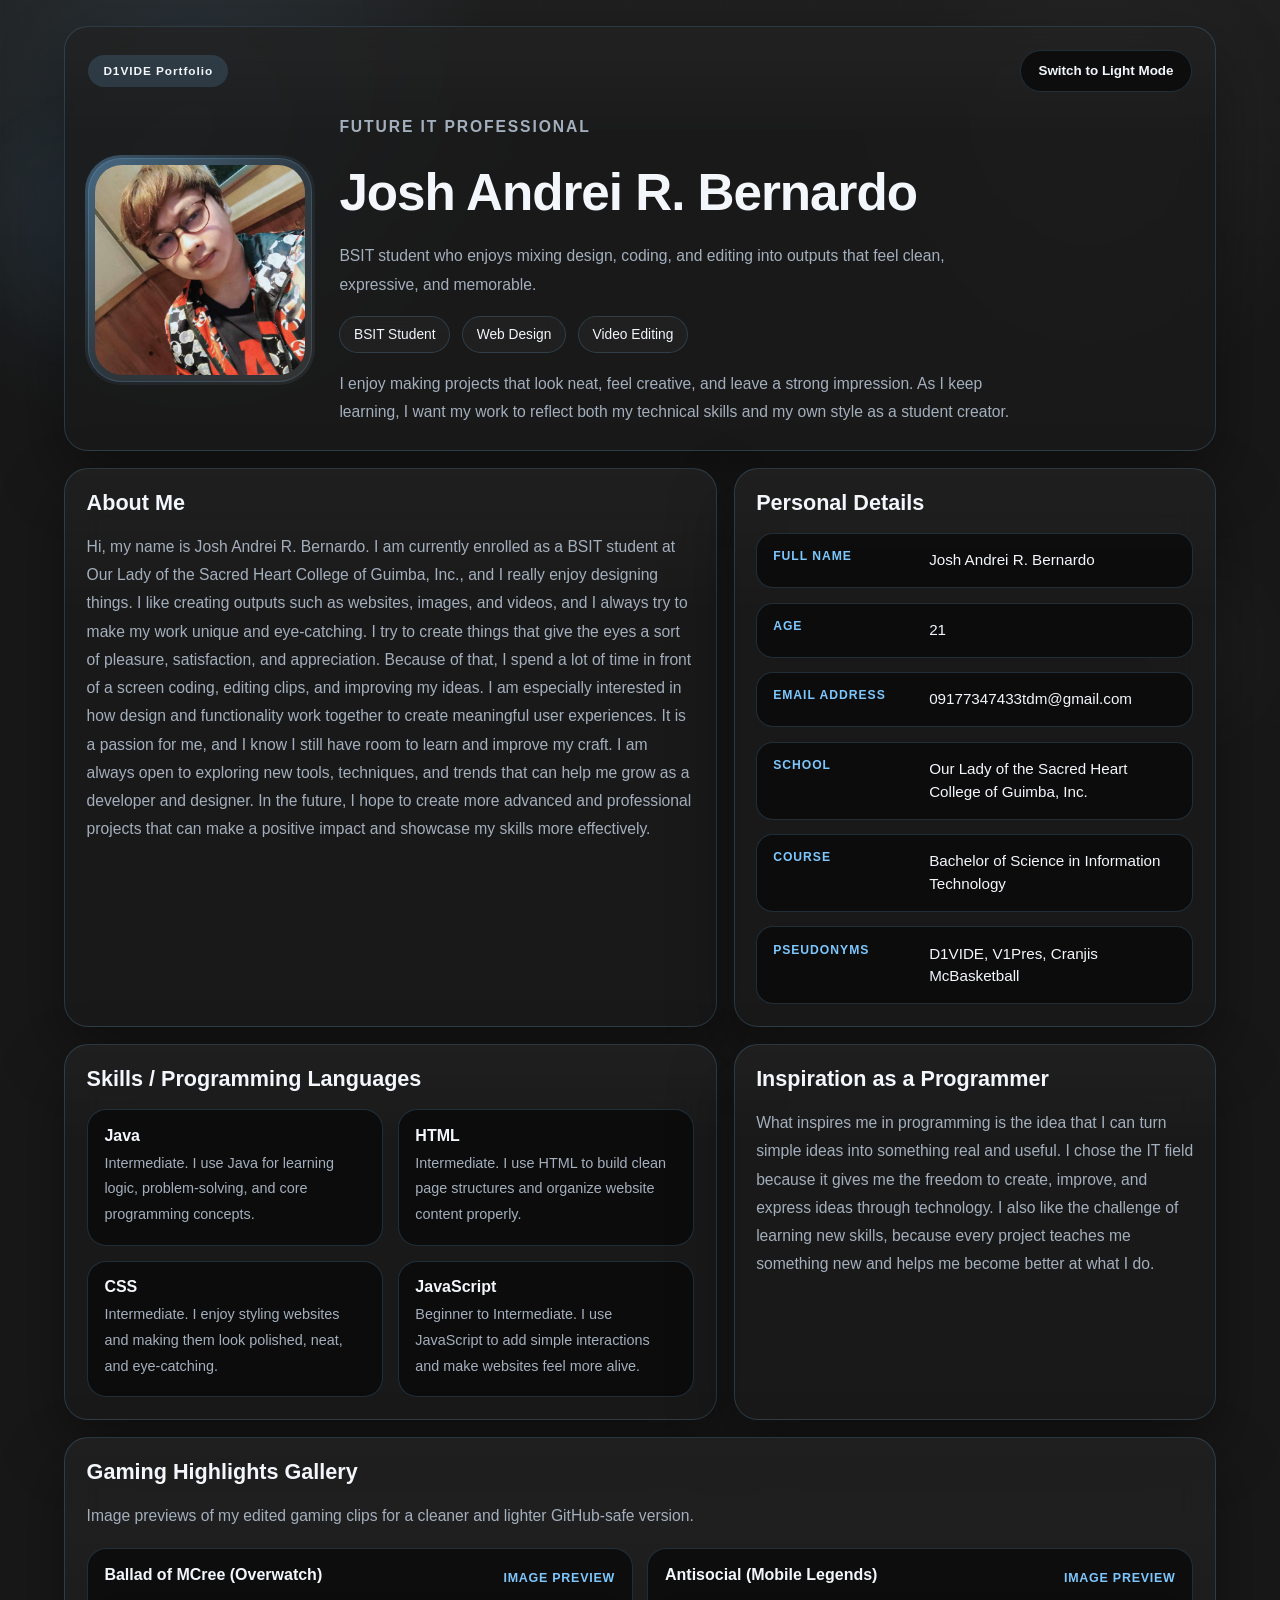
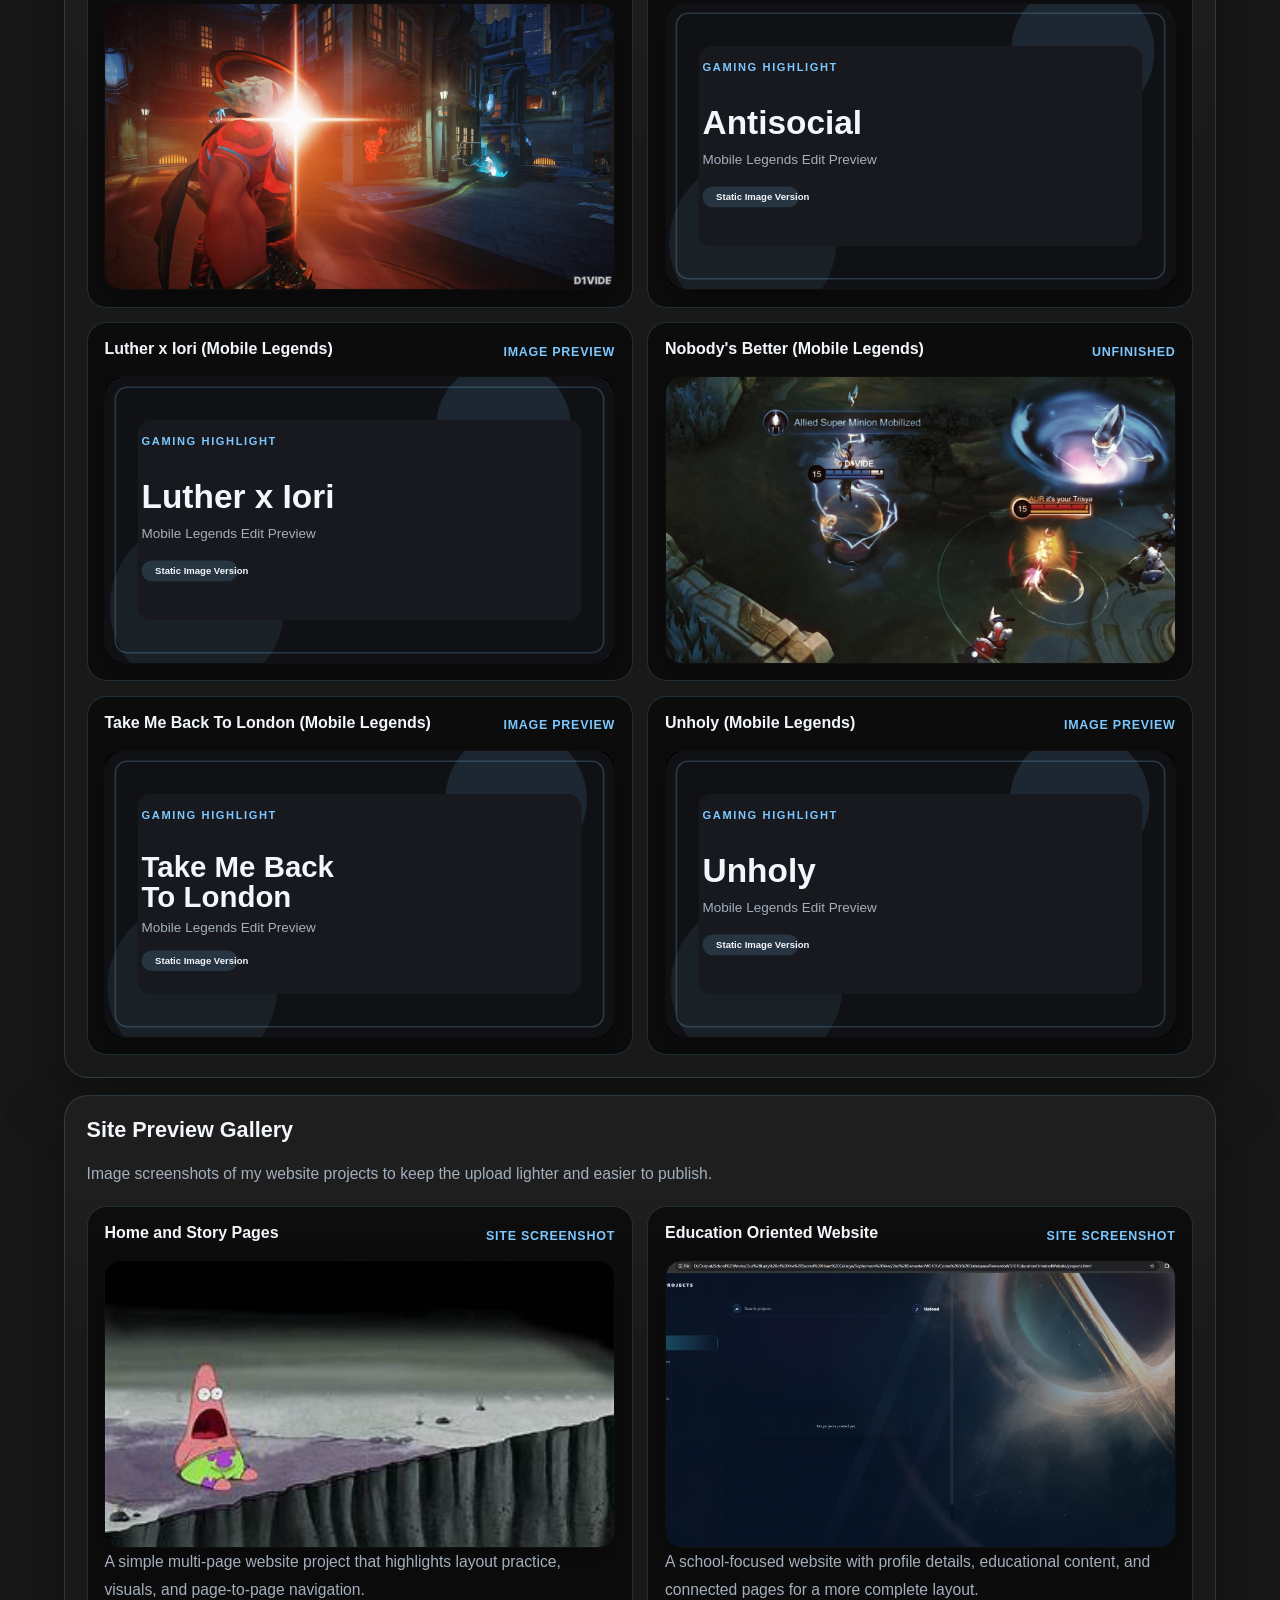
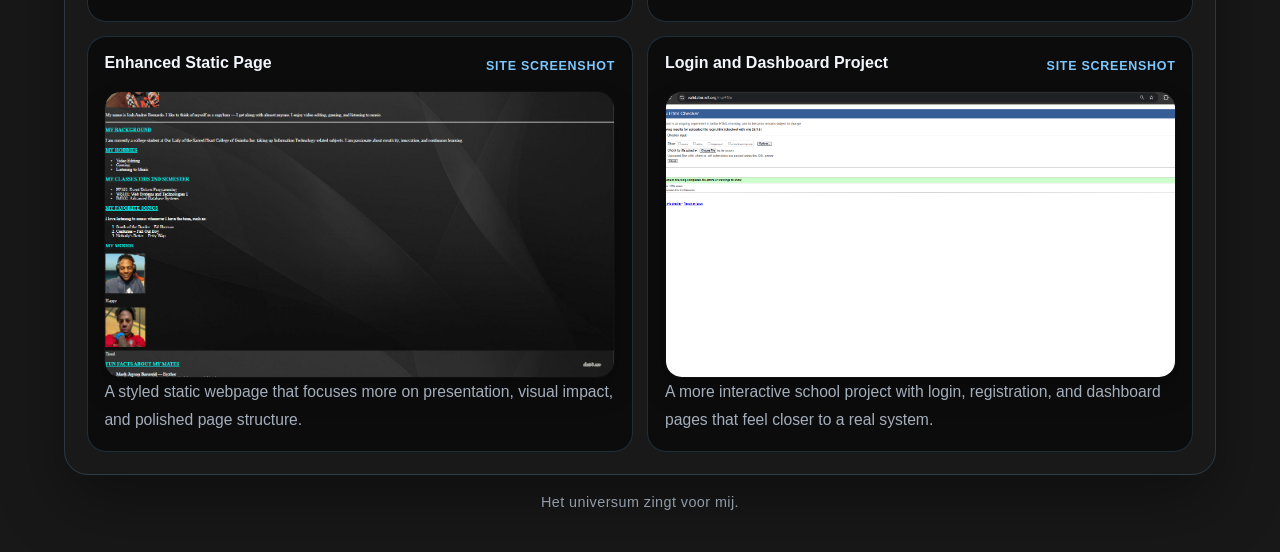
<file: github-safe-portfolio/index.html>
<!DOCTYPE html>
<html lang="en">
<head>
    <meta charset="UTF-8">
    <meta name="viewport" content="width=device-width, initial-scale=1.0">
    <title>D1VIDE Portfolio</title>
    <link rel="stylesheet" href="style.css">
</head>
<body data-theme="dark">
    <div class="background-orb orb-left"></div>
    <div class="background-orb orb-right"></div>
    <div class="background-grid"></div>

    <div class="page-shell">
        <header class="hero card reveal">
            <div class="hero-top">
                <span class="mode-tag">D1VIDE Portfolio</span>
                <button class="theme-toggle" id="themeToggle" type="button" aria-label="Switch color mode">Switch to Light Mode</button>
            </div>

            <div class="hero-main">
                <div class="photo-frame">
                    <img src="assets/images/profile-photo.jpg" alt="Josh Andrei R. Bernardo profile picture">
                </div>

                <div class="hero-copy">
                    <p class="eyebrow">Future IT Professional</p>
                    <h1>Josh Andrei R. Bernardo</h1>
                    <p class="subtitle">BSIT student who enjoys mixing design, coding, and editing into outputs that feel clean, expressive, and memorable.</p>

                    <div class="hero-pills">
                        <span>BSIT Student</span>
                        <span>Web Design</span>
                        <span>Video Editing</span>
                    </div>

                    <p class="hero-summary">
                        I enjoy making projects that look neat, feel creative, and leave a strong impression. As I keep learning,
                        I want my work to reflect both my technical skills and my own style as a student creator.
                    </p>
                </div>
            </div>
        </header>

        <main class="content-grid">
            <section class="card reveal">
                <h2>About Me</h2>
                <p>
                    Hi, my name is Josh Andrei R. Bernardo. I am currently enrolled as a BSIT student at
                    Our Lady of the Sacred Heart College of Guimba, Inc., and I really enjoy designing things.
                    I like creating outputs such as websites, images, and videos, and I always try to make my work
                    unique and eye-catching. I try to create things that give the eyes a sort of pleasure,
                    satisfaction, and appreciation. Because of that, I spend a lot of time in front of a screen
                    coding, editing clips, and improving my ideas. I am especially interested in how design and
                    functionality work together to create meaningful user experiences. It is a passion for me, and
                    I know I still have room to learn and improve my craft. I am always open to exploring new
                    tools, techniques, and trends that can help me grow as a developer and designer. In the future,
                    I hope to create more advanced and professional projects that can make a positive impact and
                    showcase my skills more effectively.
                </p>
            </section>

            <section class="card reveal">
                <h2>Personal Details</h2>
                <div class="details-list">
                    <div class="detail-row">
                        <span class="detail-label">Full Name</span>
                        <span class="detail-value">Josh Andrei R. Bernardo</span>
                    </div>
                    <div class="detail-row">
                        <span class="detail-label">Age</span>
                        <span class="detail-value">21</span>
                    </div>
                    <div class="detail-row">
                        <span class="detail-label">Email Address</span>
                        <span class="detail-value">09177347433tdm@gmail.com</span>
                    </div>
                    <div class="detail-row">
                        <span class="detail-label">School</span>
                        <span class="detail-value">Our Lady of the Sacred Heart College of Guimba, Inc.</span>
                    </div>
                    <div class="detail-row">
                        <span class="detail-label">Course</span>
                        <span class="detail-value">Bachelor of Science in Information Technology</span>
                    </div>
                    <div class="detail-row">
                        <span class="detail-label">Pseudonyms</span>
                        <span class="detail-value">D1VIDE, V1Pres, Cranjis McBasketball</span>
                    </div>
                </div>
            </section>

            <section class="card reveal">
                <h2>Skills / Programming Languages</h2>
                <div class="skill-list">
                    <article class="skill-card">
                        <h3>Java</h3>
                        <p>Intermediate. I use Java for learning logic, problem-solving, and core programming concepts.</p>
                    </article>
                    <article class="skill-card">
                        <h3>HTML</h3>
                        <p>Intermediate. I use HTML to build clean page structures and organize website content properly.</p>
                    </article>
                    <article class="skill-card">
                        <h3>CSS</h3>
                        <p>Intermediate. I enjoy styling websites and making them look polished, neat, and eye-catching.</p>
                    </article>
                    <article class="skill-card">
                        <h3>JavaScript</h3>
                        <p>Beginner to Intermediate. I use JavaScript to add simple interactions and make websites feel more alive.</p>
                    </article>
                </div>
            </section>

            <section class="card reveal">
                <h2>Inspiration as a Programmer</h2>
                <p>
                    What inspires me in programming is the idea that I can turn simple ideas into something real and useful.
                    I chose the IT field because it gives me the freedom to create, improve, and express ideas through technology.
                    I also like the challenge of learning new skills, because every project teaches me something new and helps me
                    become better at what I do.
                </p>
            </section>

            <section class="card full-width reveal">
                <div class="section-heading">
                    <h2>Gaming Highlights Gallery</h2>
                    <p>Image previews of my edited gaming clips for a cleaner and lighter GitHub-safe version.</p>
                </div>

                <div class="media-grid">
                    <article class="media-card">
                        <div class="media-meta">
                            <h3>Ballad of MCree (Overwatch)</h3>
                            <span>Image Preview</span>
                        </div>
                        <img class="media-image" src="assets/images/ballad-of-mccree.jpg" alt="Ballad of MCree highlight cover">
                    </article>

                    <article class="media-card">
                        <div class="media-meta">
                            <h3>Antisocial (Mobile Legends)</h3>
                            <span>Image Preview</span>
                        </div>
                        <img class="media-image" src="assets/images/thumb-antisocial.svg" alt="Antisocial highlight thumbnail">
                    </article>

                    <article class="media-card">
                        <div class="media-meta">
                            <h3>Luther x Iori (Mobile Legends)</h3>
                            <span>Image Preview</span>
                        </div>
                        <img class="media-image" src="assets/images/thumb-luther.svg" alt="Luther x Iori highlight thumbnail">
                    </article>

                    <article class="media-card">
                        <div class="media-meta">
                            <h3>Nobody's Better (Mobile Legends)</h3>
                            <span>Unfinished</span>
                        </div>
                        <img class="media-image" src="assets/images/nobodys-better.jpg" alt="Nobody's Better highlight cover">
                    </article>

                    <article class="media-card">
                        <div class="media-meta">
                            <h3>Take Me Back To London (Mobile Legends)</h3>
                            <span>Image Preview</span>
                        </div>
                        <img class="media-image" src="assets/images/thumb-london.svg" alt="Take Me Back To London highlight thumbnail">
                    </article>

                    <article class="media-card">
                        <div class="media-meta">
                            <h3>Unholy (Mobile Legends)</h3>
                            <span>Image Preview</span>
                        </div>
                        <img class="media-image" src="assets/images/thumb-unholy.svg" alt="Unholy highlight thumbnail">
                    </article>
                </div>
            </section>

            <section class="card full-width reveal">
                <div class="section-heading">
                    <h2>Site Preview Gallery</h2>
                    <p>Image screenshots of my website projects to keep the upload lighter and easier to publish.</p>
                </div>

                <div class="site-grid">
                    <article class="media-card">
                        <div class="media-meta">
                            <h3>Home and Story Pages</h3>
                            <span>Site Screenshot</span>
                        </div>
                        <img class="media-image" src="assets/images/site-home-story.jpg" alt="Home and Story Pages site preview">
                        <p class="site-description">A simple multi-page website project that highlights layout practice, visuals, and page-to-page navigation.</p>
                    </article>

                    <article class="media-card">
                        <div class="media-meta">
                            <h3>Education Oriented Website</h3>
                            <span>Site Screenshot</span>
                        </div>
                        <img class="media-image" src="assets/images/site-education.png" alt="Education oriented website preview">
                        <p class="site-description">A school-focused website with profile details, educational content, and connected pages for a more complete layout.</p>
                    </article>

                    <article class="media-card">
                        <div class="media-meta">
                            <h3>Enhanced Static Page</h3>
                            <span>Site Screenshot</span>
                        </div>
                        <img class="media-image" src="assets/images/site-enhanced-static.png" alt="Enhanced static page preview">
                        <p class="site-description">A styled static webpage that focuses more on presentation, visual impact, and polished page structure.</p>
                    </article>

                    <article class="media-card">
                        <div class="media-meta">
                            <h3>Login and Dashboard Project</h3>
                            <span>Site Screenshot</span>
                        </div>
                        <img class="media-image" src="assets/images/site-login-dashboard.png" alt="Login and dashboard project preview">
                        <p class="site-description">A more interactive school project with login, registration, and dashboard pages that feel closer to a real system.</p>
                    </article>
                </div>
            </section>
        </main>

        <footer class="page-footer reveal">
            <p>Het universum zingt voor mij.</p>
        </footer>
    </div>

    <script>
        const body = document.body;
        const themeToggle = document.getElementById("themeToggle");
        const savedTheme = localStorage.getItem("github-safe-portfolio-theme");

        const updateThemeButton = () => {
            themeToggle.textContent = body.dataset.theme === "dark" ? "Switch to Light Mode" : "Switch to Dark Mode";
        };

        if (savedTheme === "light" || savedTheme === "dark") {
            body.dataset.theme = savedTheme;
        }

        updateThemeButton();

        themeToggle.addEventListener("click", () => {
            body.dataset.theme = body.dataset.theme === "dark" ? "light" : "dark";
            localStorage.setItem("github-safe-portfolio-theme", body.dataset.theme);
            updateThemeButton();
        });

        const revealItems = document.querySelectorAll(".reveal");
        const revealObserver = new IntersectionObserver((entries) => {
            entries.forEach((entry) => {
                if (entry.isIntersecting) {
                    entry.target.classList.add("is-visible");
                    revealObserver.unobserve(entry.target);
                }
            });
        }, { threshold: 0.12 });

        revealItems.forEach((item, index) => {
            item.style.transitionDelay = `${Math.min(index * 35, 140)}ms`;
            revealObserver.observe(item);
        });
    </script>
</body>
</html>
</file>
<file: github-safe-portfolio/style.css>
:root {
    color-scheme: dark;
    --bg: #181818;
    --surface: rgba(26, 26, 26, 0.82);
    --surface-strong: rgba(13, 13, 13, 0.92);
    --surface-soft: rgba(255, 255, 255, 0.03);
    --text: #f3f6fb;
    --muted: #a4afbd;
    --accent: #7dc7ff;
    --accent-soft: rgba(125, 199, 255, 0.16);
    --border: rgba(125, 199, 255, 0.18);
    --shadow: 0 26px 65px rgba(0, 0, 0, 0.38);
}

body[data-theme="light"] {
    color-scheme: light;
    --bg: #f5f7fa;
    --surface: rgba(255, 255, 255, 0.9);
    --surface-strong: rgba(242, 244, 247, 0.96);
    --surface-soft: rgba(16, 16, 16, 0.03);
    --text: #101010;
    --muted: #505760;
    --accent: #101010;
    --accent-soft: rgba(16, 16, 16, 0.08);
    --border: rgba(16, 16, 16, 0.12);
    --shadow: 0 24px 50px rgba(0, 0, 0, 0.09);
}

* {
    box-sizing: border-box;
}

html {
    scroll-behavior: smooth;
}

body {
    margin: 0;
    min-height: 100vh;
    font-family: "Segoe UI", Tahoma, Geneva, Verdana, sans-serif;
    background: var(--bg);
    color: var(--text);
    overflow-x: hidden;
    position: relative;
    transition: background 0.35s ease, color 0.35s ease;
}

body::before {
    content: "";
    position: fixed;
    inset: 0;
    background:
        radial-gradient(circle at 15% 15%, rgba(125, 199, 255, 0.14), transparent 24%),
        radial-gradient(circle at 85% 20%, rgba(255, 255, 255, 0.05), transparent 18%),
        linear-gradient(180deg, rgba(255, 255, 255, 0.03), transparent 28%),
        var(--bg);
    z-index: -5;
    animation: backgroundPulse 16s ease-in-out infinite alternate;
}

.background-orb,
.background-grid {
    position: fixed;
    pointer-events: none;
}

.background-orb {
    width: 20rem;
    height: 20rem;
    border-radius: 50%;
    filter: blur(16px);
    opacity: 0.46;
    z-index: -4;
}

.orb-left {
    top: 8%;
    left: -4rem;
    background: radial-gradient(circle, var(--accent-soft), transparent 65%);
    animation: driftOne 12s ease-in-out infinite alternate;
}

.orb-right {
    right: -4rem;
    bottom: 10%;
    background: radial-gradient(circle, rgba(255, 255, 255, 0.06), transparent 65%);
    animation: driftTwo 14s ease-in-out infinite alternate;
}

.background-grid {
    inset: 0;
    z-index: -3;
    opacity: 0.08;
    background-image: linear-gradient(var(--border) 1px, transparent 1px), linear-gradient(90deg, var(--border) 1px, transparent 1px);
    background-size: 90px 90px;
    animation: gridDrift 24s linear infinite;
}

.page-shell {
    width: min(100% - 2rem, 72rem);
    margin: 0 auto;
    padding: 1.6rem 0 2.4rem;
}

.card {
    background: linear-gradient(180deg, rgba(255, 255, 255, 0.03), transparent 26%), var(--surface);
    border: 1px solid var(--border);
    border-radius: 1.5rem;
    box-shadow: var(--shadow);
    backdrop-filter: blur(18px);
}

.reveal {
    opacity: 0;
    transform: translateY(18px) scale(0.99);
    transition:
        opacity 0.42s cubic-bezier(0.22, 1, 0.36, 1),
        transform 0.42s cubic-bezier(0.22, 1, 0.36, 1);
}

.reveal.is-visible {
    opacity: 1;
    transform: translateY(0) scale(1);
}

.hero {
    padding: 1.45rem;
}

.hero-top {
    display: flex;
    align-items: center;
    justify-content: space-between;
    gap: 0.75rem;
    margin-bottom: 1.35rem;
}

.mode-tag,
.theme-toggle,
.hero-pills span {
    backdrop-filter: blur(10px);
}

.mode-tag {
    display: inline-flex;
    align-items: center;
    min-height: 2rem;
    padding: 0.38rem 0.95rem;
    border-radius: 999px;
    background: var(--accent-soft);
    color: var(--text);
    font-size: 0.74rem;
    font-weight: 700;
    letter-spacing: 0.08em;
}

.theme-toggle {
    border: 1px solid var(--border);
    border-radius: 999px;
    background: var(--surface-strong);
    color: var(--text);
    padding: 0.78rem 1.08rem;
    font: inherit;
    font-size: 0.84rem;
    font-weight: 600;
    cursor: pointer;
    transition: transform 0.2s ease, border-color 0.2s ease, box-shadow 0.2s ease;
}

.theme-toggle:hover {
    transform: translateY(-1px);
    border-color: var(--accent);
    box-shadow: 0 10px 22px rgba(0, 0, 0, 0.18);
}

.hero-main {
    display: flex;
    align-items: center;
    gap: 1.7rem;
}

.photo-frame {
    position: relative;
    width: 14rem;
    aspect-ratio: 1;
    flex-shrink: 0;
    padding: 0.45rem;
    border-radius: 2.1rem;
    background: linear-gradient(145deg, var(--accent-soft), rgba(255, 255, 255, 0.05));
    box-shadow: inset 0 0 0 1px var(--border);
    transition: transform 0.28s ease, filter 0.28s ease, box-shadow 0.28s ease;
    animation: avatarPulse 4.8s ease-in-out infinite;
}

.photo-frame::before {
    content: "";
    position: absolute;
    inset: -3px;
    border-radius: 2.25rem;
    background: linear-gradient(135deg, rgba(125, 199, 255, 0.42), rgba(125, 199, 255, 0.08), rgba(255, 255, 255, 0.08));
    z-index: -1;
    opacity: 0.8;
    transition: opacity 0.28s ease, transform 0.28s ease, box-shadow 0.28s ease;
}

.photo-frame:hover {
    transform: scale(1.03);
    filter: drop-shadow(0 18px 30px rgba(0, 0, 0, 0.35));
}

.photo-frame:hover::before {
    opacity: 1;
    transform: scale(1.015);
    box-shadow: 0 0 18px rgba(125, 199, 255, 0.26);
}

.photo-frame img {
    display: block;
    width: 100%;
    height: 100%;
    border-radius: 1.7rem;
    object-fit: cover;
    object-position: center;
    background: var(--surface-strong);
}

.hero-copy {
    display: grid;
    gap: 1.05rem;
    flex: 1;
}

.eyebrow {
    margin: 0;
    color: var(--accent);
    font-size: 0.8rem;
    font-weight: 700;
    letter-spacing: 0.12em;
    text-transform: uppercase;
}

h1,
h2,
h3 {
    font-family: Bahnschrift, "Arial Narrow", Arial, sans-serif;
}

.hero-copy h1 {
    margin: 0.55rem 0 0.45rem;
    font-size: clamp(2.35rem, 4vw, 3.8rem);
    line-height: 1;
    letter-spacing: -0.02em;
}

.subtitle,
.hero-summary,
.card p,
.site-description {
    color: var(--muted);
}

.subtitle {
    margin: 0;
    font-size: 1.02rem;
    line-height: 1.75;
    max-width: 38rem;
}

.hero-pills {
    display: grid;
    grid-template-columns: repeat(3, minmax(0, max-content));
    gap: 0.75rem;
}

.hero-pills span {
    padding: 0.65rem 0.85rem;
    border-radius: 999px;
    border: 1px solid var(--border);
    background: var(--surface-soft);
    font-size: 0.86rem;
    transition: transform 0.25s ease, background 0.25s ease, border-color 0.25s ease;
}

.hero-pills span:hover {
    transform: translateY(-2px);
    border-color: var(--accent);
    background: var(--accent-soft);
}

.hero-summary {
    max-width: 42rem;
    margin: 0;
    line-height: 1.8;
}

.content-grid {
    display: grid;
    grid-template-columns: minmax(0, 1.15fr) minmax(18rem, 0.85fr);
    gap: 1.05rem;
    margin-top: 1.05rem;
}

.content-grid > .card {
    padding: 1.35rem;
}

.full-width {
    grid-column: 1 / -1;
}

.card h2 {
    margin: 0 0 1.05rem;
    font-size: 1.35rem;
}

.card p {
    margin: 0;
    font-size: 0.98rem;
    line-height: 1.8;
}

.details-list,
.skill-list,
.media-grid,
.site-grid {
    display: grid;
    gap: 0.9rem;
}

.detail-row {
    display: grid;
    grid-template-columns: 9rem minmax(0, 1fr);
    gap: 0.75rem;
    align-items: start;
    padding: 0.95rem 1rem;
    border-radius: 1.05rem;
    background: var(--surface-strong);
    border: 1px solid var(--border);
}

.detail-label {
    font-size: 0.76rem;
    font-weight: 700;
    letter-spacing: 0.08em;
    text-transform: uppercase;
    color: var(--accent);
}

.detail-value {
    font-size: 0.95rem;
    line-height: 1.5;
}

.skill-list,
.media-grid,
.site-grid {
    grid-template-columns: repeat(2, minmax(0, 1fr));
}

.skill-card,
.media-card {
    position: relative;
    overflow: hidden;
    isolation: isolate;
    padding: 1.05rem;
    border-radius: 1.2rem;
    background: var(--surface-strong);
    border: 1px solid var(--border);
    transition: transform 0.38s cubic-bezier(0.22, 1, 0.36, 1), border-color 0.32s ease, box-shadow 0.32s ease, background 0.32s ease;
}

.skill-card::before,
.media-card::before {
    content: "";
    position: absolute;
    inset: -30%;
    background: linear-gradient(120deg, transparent 20%, rgba(125, 199, 255, 0.14) 45%, rgba(255, 255, 255, 0.08) 50%, transparent 75%);
    transform: translateX(-65%) rotate(8deg);
    transition: transform 0.75s ease, opacity 0.45s ease;
    opacity: 0;
    z-index: 0;
    pointer-events: none;
}

.skill-card > *,
.media-card > * {
    position: relative;
    z-index: 1;
}

.skill-card:hover,
.media-card:hover {
    transform: translateY(-4px) scale(1.01);
    border-color: rgba(125, 199, 255, 0.42);
    box-shadow: 0 20px 40px rgba(0, 0, 0, 0.24), 0 0 0 1px rgba(125, 199, 255, 0.1);
    background: linear-gradient(180deg, rgba(255, 255, 255, 0.035), rgba(255, 255, 255, 0.015)), var(--surface-strong);
}

.skill-card:hover::before,
.media-card:hover::before {
    transform: translateX(55%) rotate(8deg);
    opacity: 1;
}

.skill-card:hover h3,
.media-card:hover h3 {
    color: var(--accent);
}

.skill-card h3,
.media-meta h3 {
    margin: 0 0 0.35rem;
    font-size: 1rem;
}

.skill-card p {
    font-size: 0.9rem;
}

.section-heading {
    margin-bottom: 1.1rem;
}

.media-meta {
    display: flex;
    align-items: center;
    justify-content: space-between;
    gap: 0.75rem;
    margin-bottom: 0.82rem;
}

.media-meta span {
    color: var(--accent);
    font-size: 0.78rem;
    font-weight: 700;
    letter-spacing: 0.06em;
    text-transform: uppercase;
}

.media-image {
    display: block;
    width: 100%;
    aspect-ratio: 16 / 9;
    border-radius: 1.05rem;
    background: #000;
    border: 1px solid rgba(255, 255, 255, 0.06);
    object-fit: cover;
    object-position: center;
    box-shadow: 0 14px 26px rgba(0, 0, 0, 0.22);
    transition: transform 0.45s cubic-bezier(0.22, 1, 0.36, 1), box-shadow 0.35s ease, border-color 0.35s ease, filter 0.35s ease;
}

.media-card:hover .media-image {
    transform: translateY(-1px) scale(1.01);
    border-color: rgba(125, 199, 255, 0.28);
    box-shadow: 0 18px 36px rgba(0, 0, 0, 0.28);
    filter: saturate(1.05) contrast(1.03);
}

.site-description {
    margin-top: 0.85rem;
    font-size: 0.9rem;
    line-height: 1.7;
}

.page-footer {
    display: flex;
    justify-content: center;
    padding: 1.2rem 0 0.2rem;
}

.page-footer p {
    margin: 0;
    color: var(--muted);
    font-size: 0.9rem;
    letter-spacing: 0.03em;
    opacity: 0.88;
}

@keyframes driftOne {
    from { transform: translate3d(0, 0, 0) scale(1); }
    to { transform: translate3d(2rem, 1.2rem, 0) scale(1.08); }
}

@keyframes driftTwo {
    from { transform: translate3d(0, 0, 0) scale(1); }
    to { transform: translate3d(-2rem, -1.25rem, 0) scale(1.05); }
}

@keyframes gridDrift {
    from { transform: translate3d(0, 0, 0); }
    to { transform: translate3d(-30px, -20px, 0); }
}

@keyframes backgroundPulse {
    from { opacity: 0.95; }
    to { opacity: 1; }
}

@keyframes avatarPulse {
    0%, 100% {
        box-shadow: inset 0 0 0 1px var(--border), 0 0 0 rgba(125, 199, 255, 0);
    }
    50% {
        box-shadow: inset 0 0 0 1px rgba(125, 199, 255, 0.28), 0 0 26px rgba(125, 199, 255, 0.12);
    }
}

@media (max-width: 900px) {
    .page-shell {
        width: min(100% - 1.2rem, 40rem);
        padding-top: 0.9rem;
    }

    .hero-main,
    .hero-top,
    .media-meta {
        flex-direction: column;
        align-items: flex-start;
    }

    .hero-pills,
    .content-grid,
    .skill-list,
    .media-grid,
    .site-grid {
        grid-template-columns: 1fr;
    }

    .photo-frame {
        width: min(100%, 12rem);
    }

    .detail-row {
        grid-template-columns: 1fr;
        gap: 0.35rem;
    }
}

@media (max-width: 420px) {
    .page-shell {
        width: min(100% - 1rem, 28rem);
        padding-top: 0.7rem;
    }

    .hero-copy h1 {
        font-size: 2.2rem;
    }

    .theme-toggle {
        width: 100%;
    }

    .hero,
    .content-grid > .card {
        padding: 1rem;
    }
}
</file>
